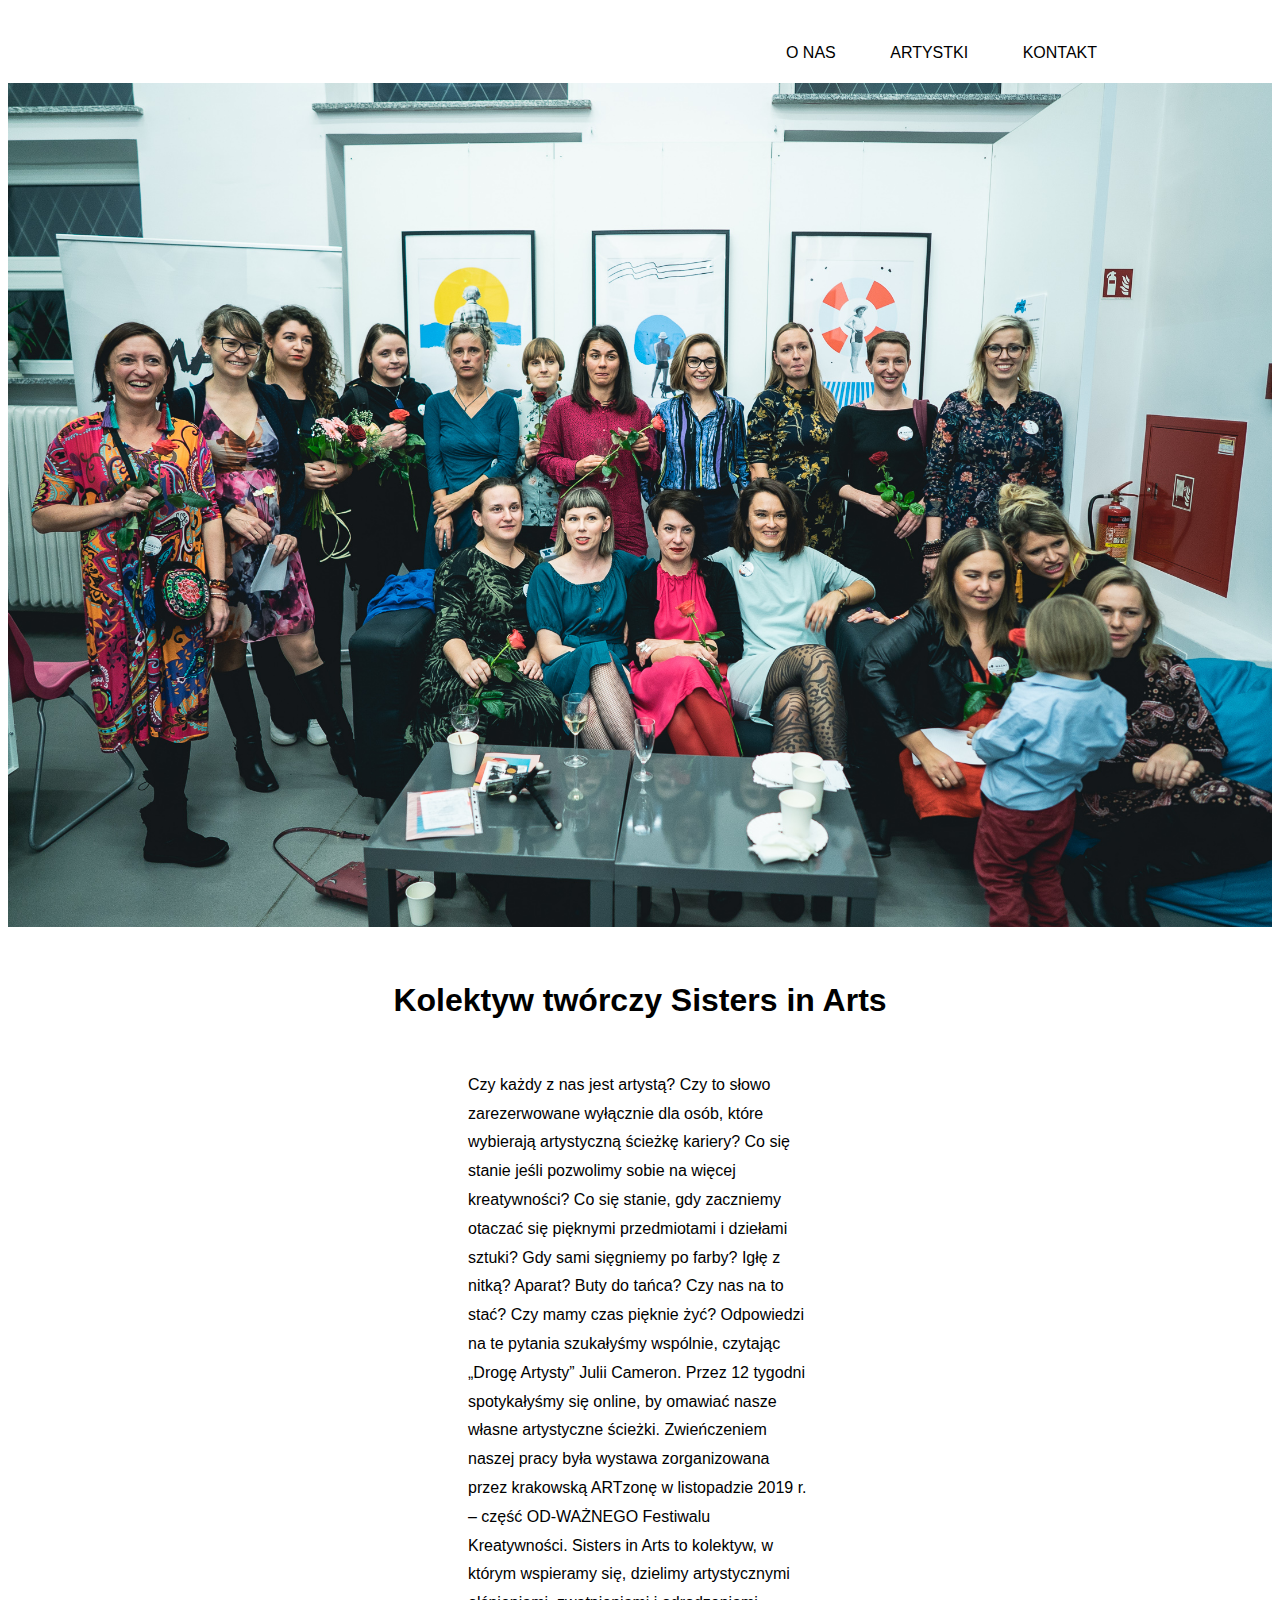
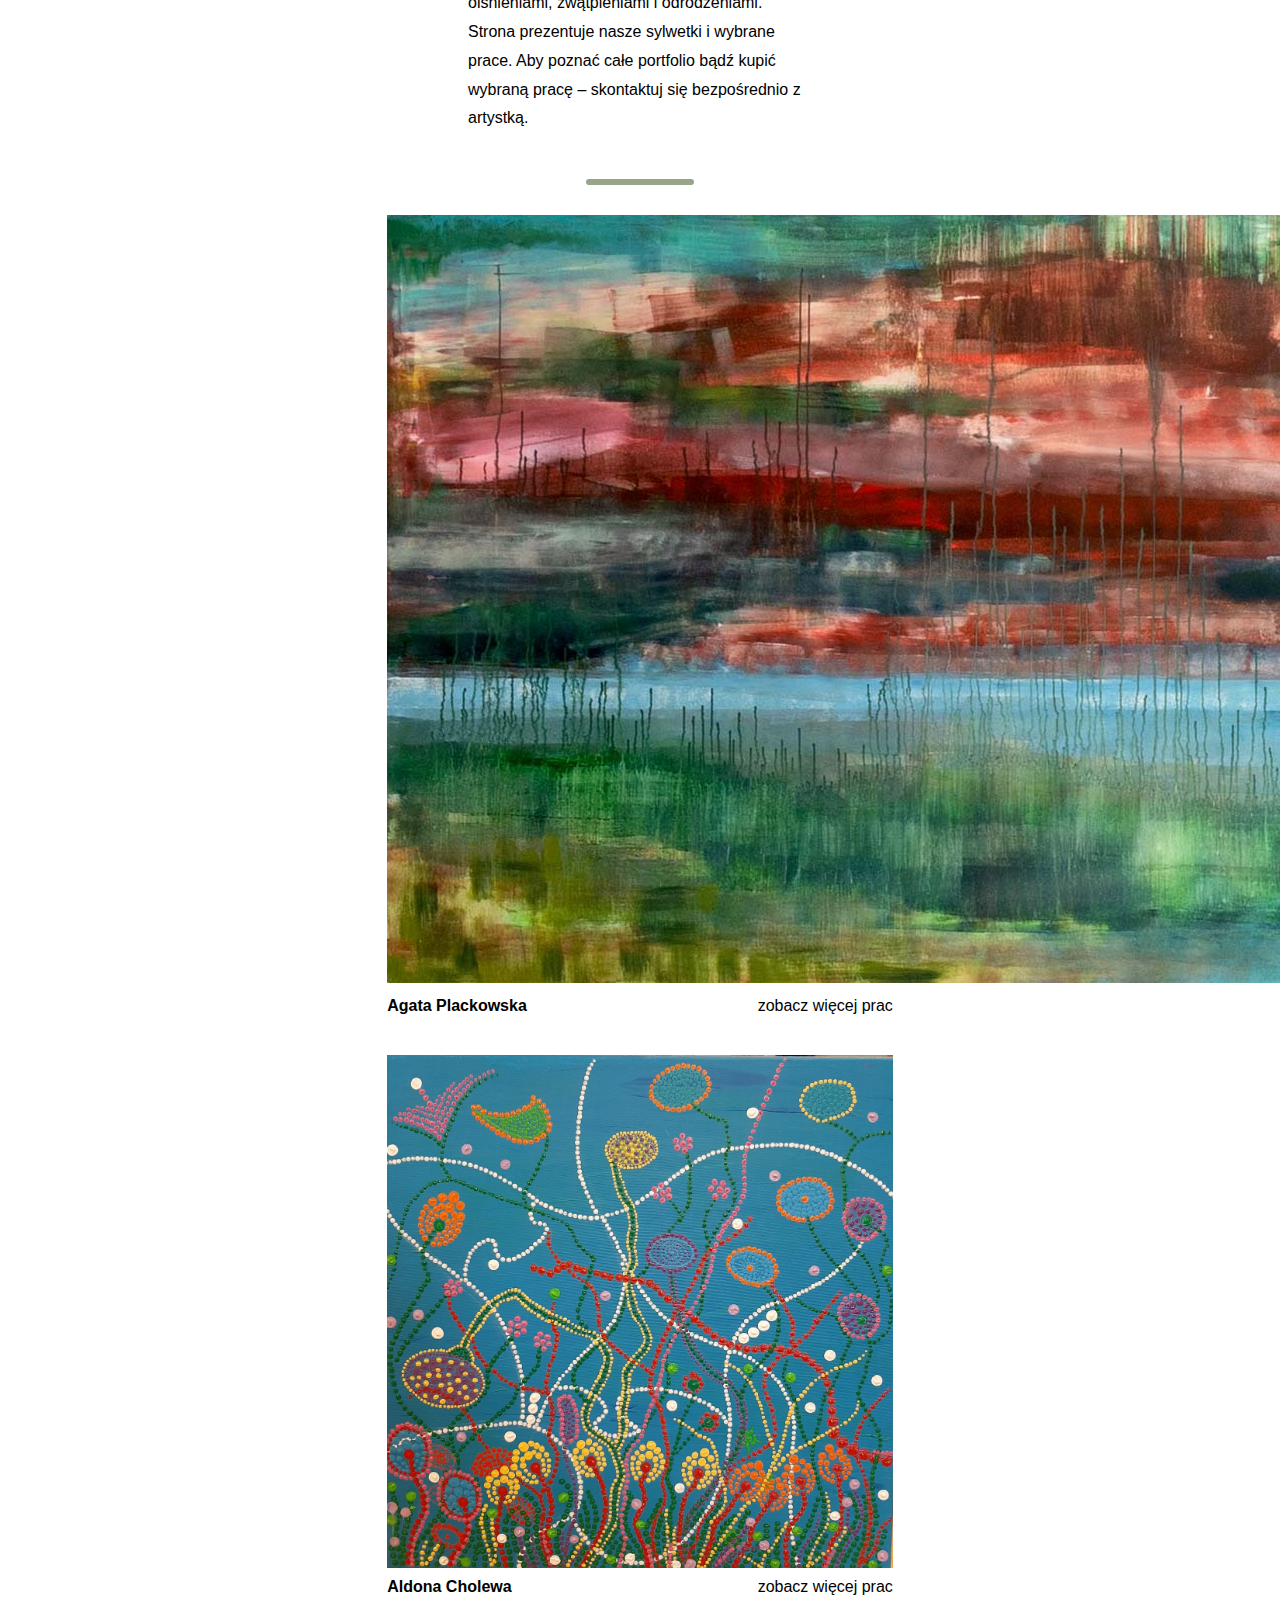
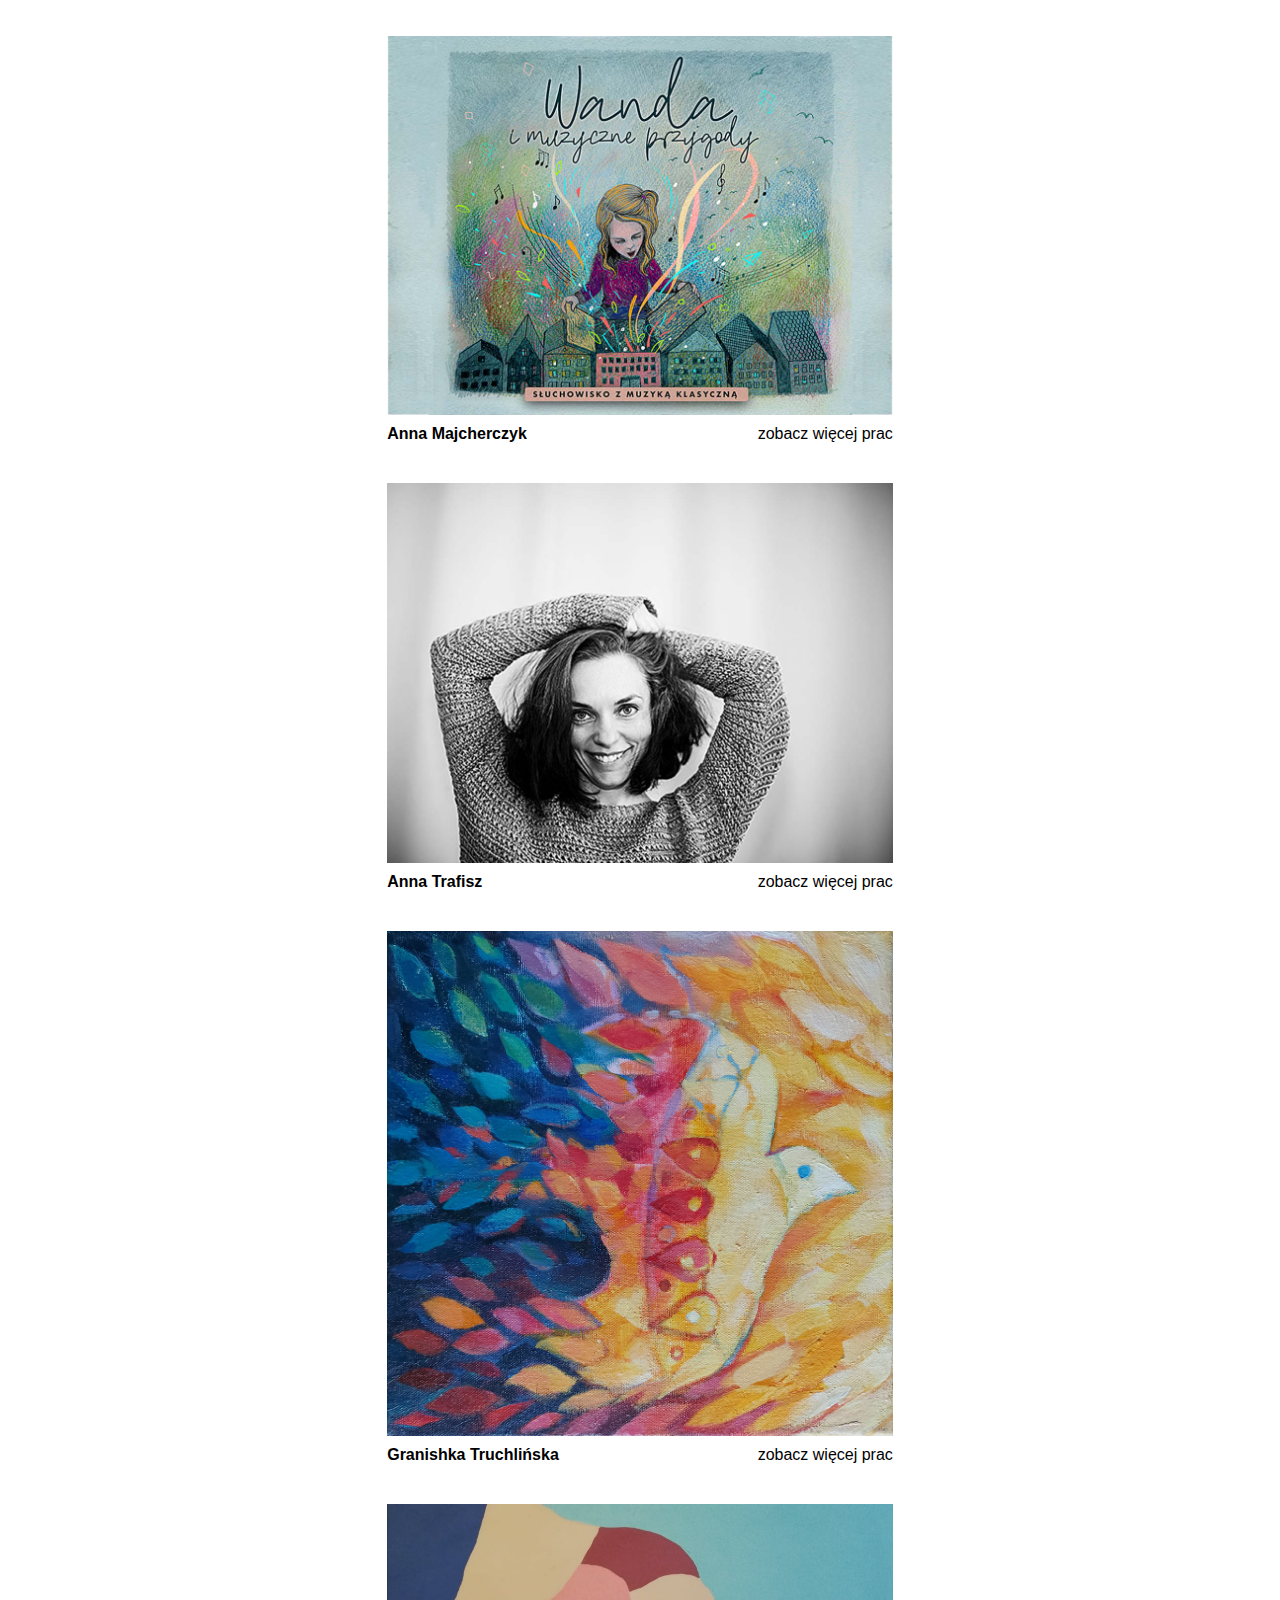
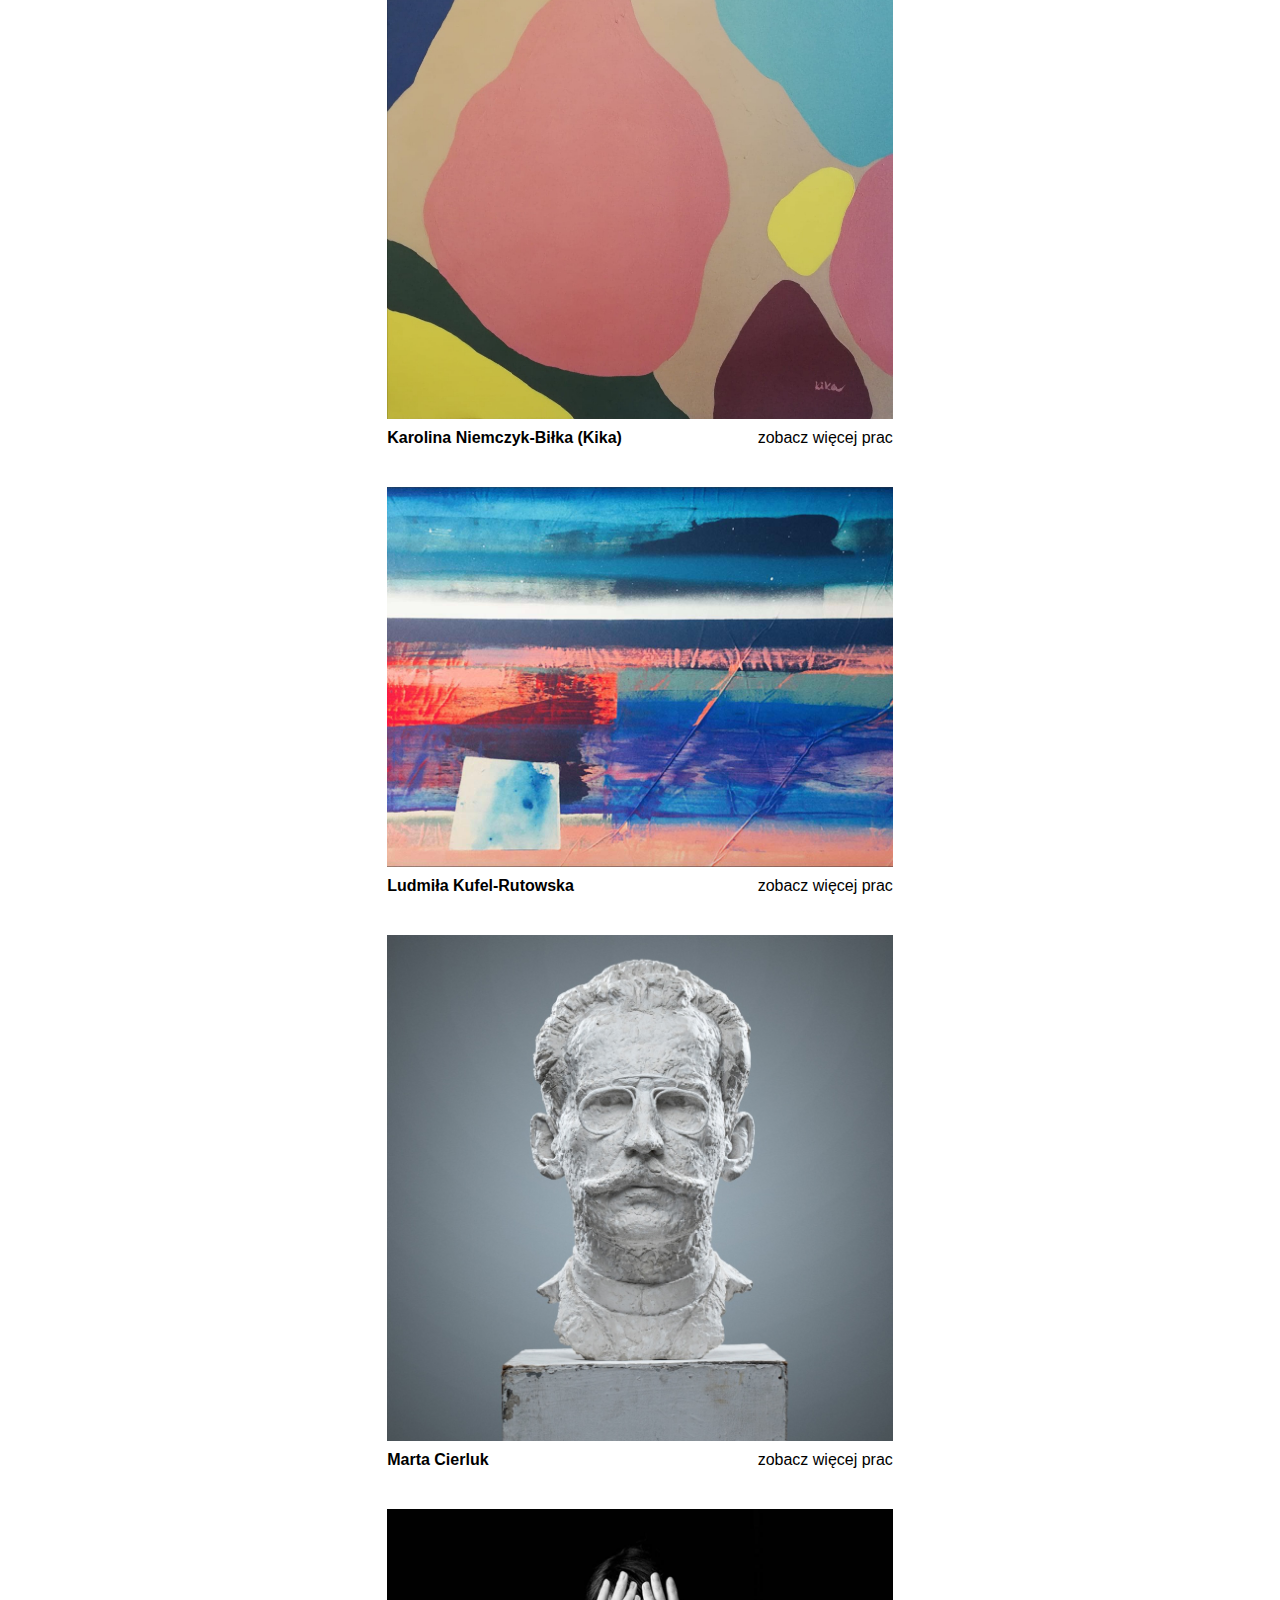
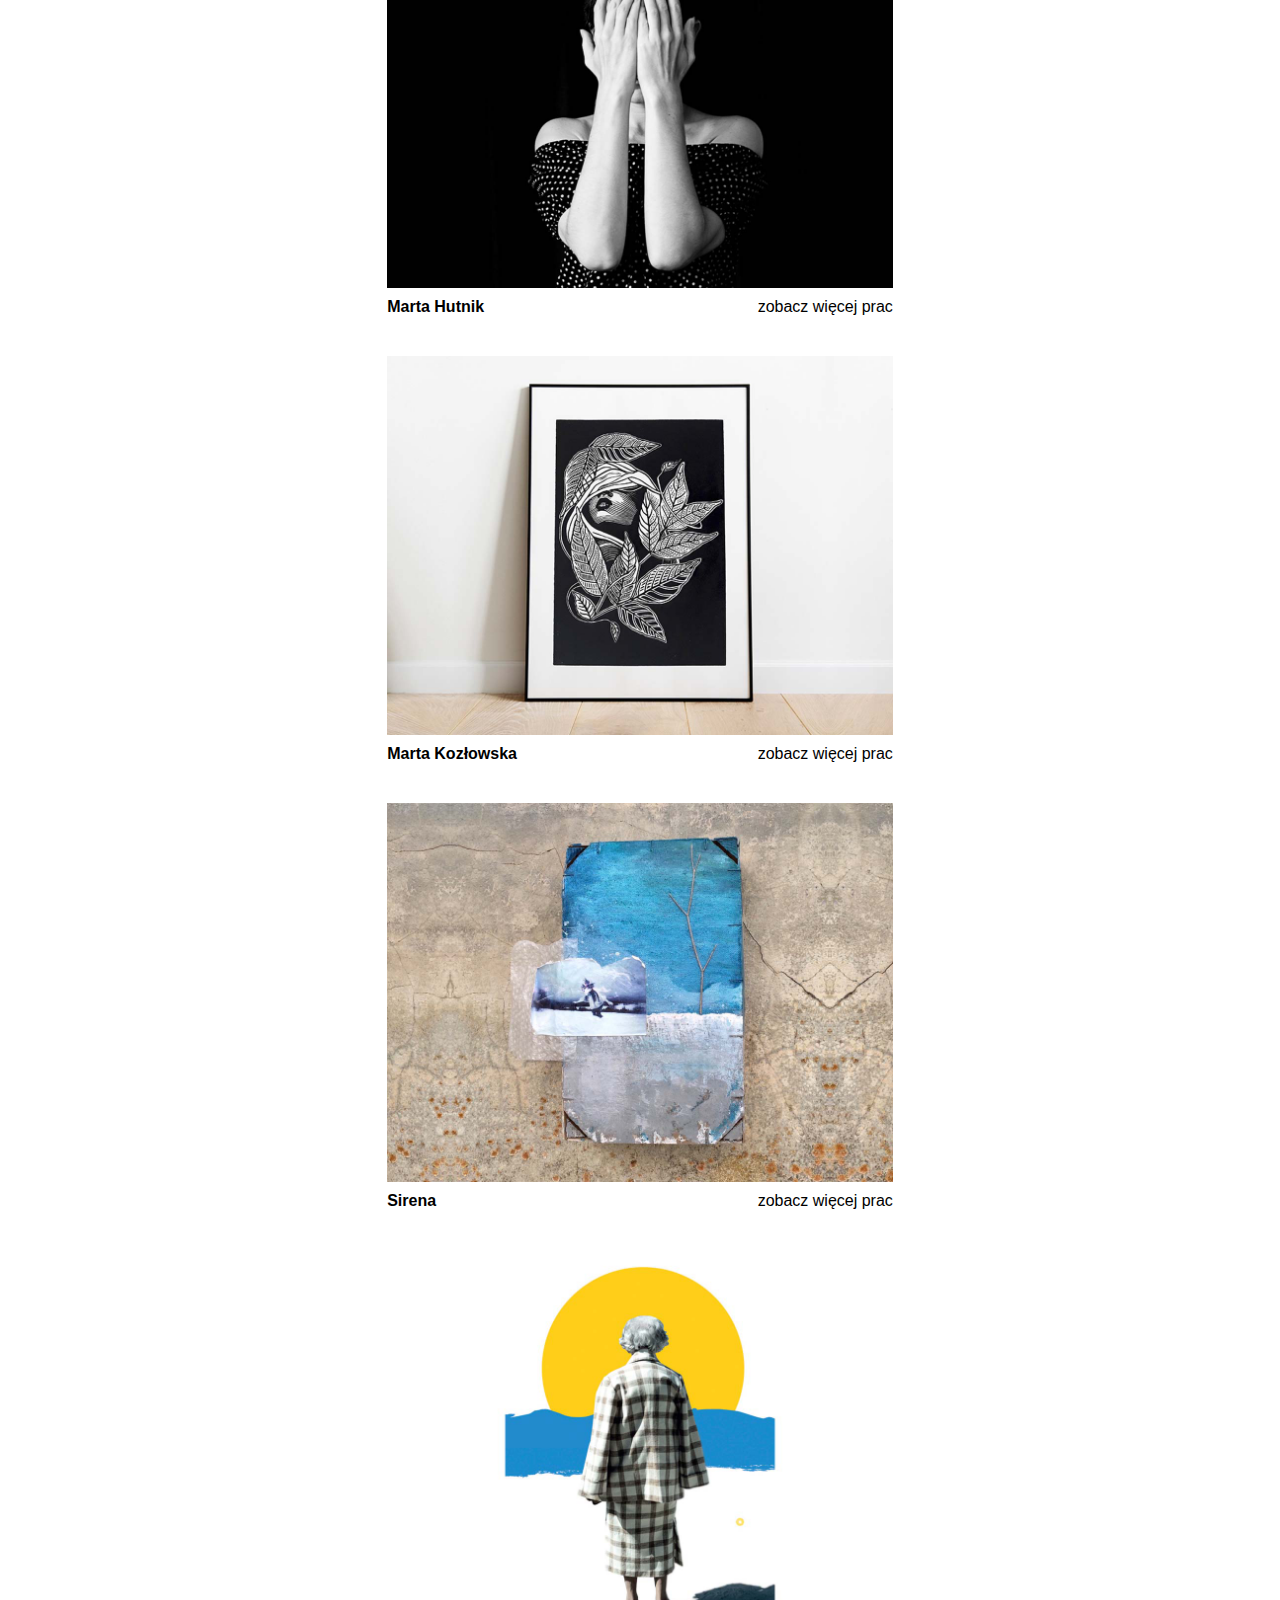
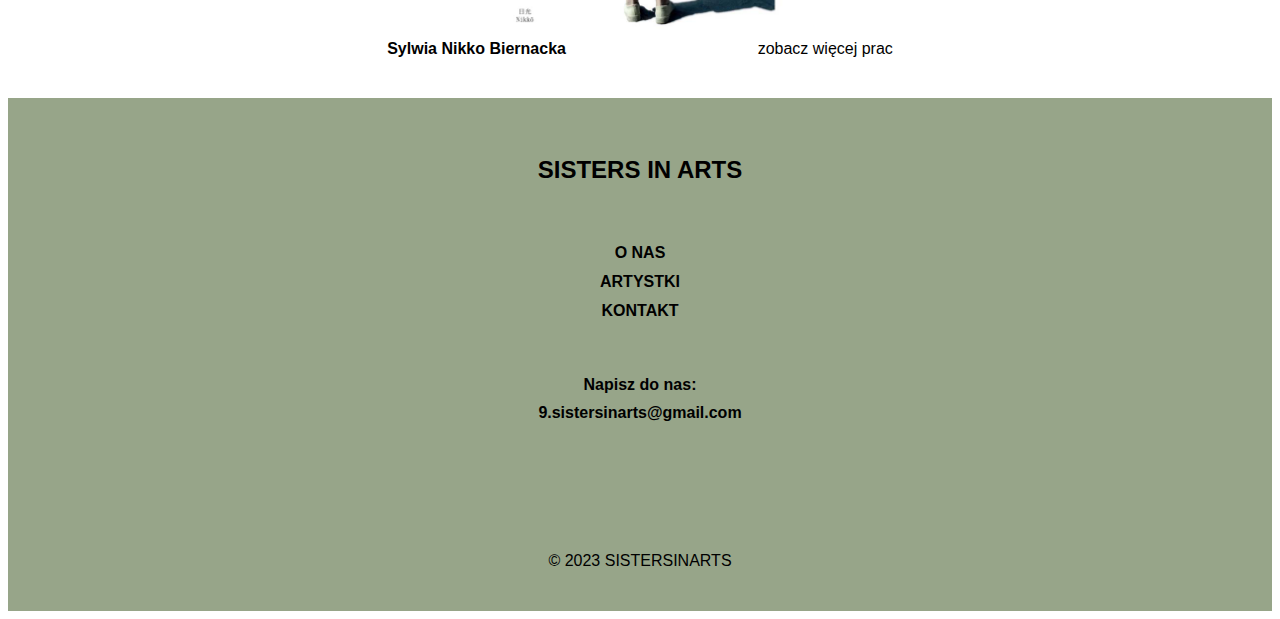
<file: index.html>
<!DOCTYPE html>
<html>
<head>
    <meta charset="utf-8">
    <meta name="description" content="#">
    <title>Sisters in Arts - kolektyw twórczy</title>
    <link rel="stylesheet" href="style.css">
    <link href='https://fonts.googleapis.com/css?family=Raleway' rel='stylesheet'>
</head>
<body>

    <nav class="navbar">
        <ul>
            <!-- <li><a href="index.html">HOME</a></li> -->
            <li><a href="#">O NAS</a></li>
            <li>
                <a href="#">ARTYSTKI</a>
                <ul class="dropdown">
                    <li><a class="droplink" href="agata-plackowska.html">Agata Plackowska</a></li>
                    <li><a class="droplink" href="aldona-cholewa.html">Aldona Cholewa</a></li>
                    <li><a class="droplink" href="anna-majcherczyk.html">Anna Majcherczyk</a></li>
                    <li><a class="droplink" href="anna-trafisz.html">Anna Trafisz</a></li>
                    <li><a class="droplink" href="granishka-truchlinska.html">Granishka Truchlińska</a></li>
                    <li><a class="droplink" href="karolina-niemczyk-bilka.html">K. Niemczyk-Biłka</a></li>
                    <li><a class="droplink" href="ludmila-kufel-rutowska.html">L. Kufel-Rutowska</a></li>
                    <li><a class="droplink" href="marta-cierluk.html">Marta Cierluk</a></li>
                    <li><a class="droplink" href="marta-hutnik.html">Marta Hutnik</a></li>
                    <li><a class="droplink" href="marta-kozlowska.html">Marta Kozłowska</a></li>
                    <li><a class="droplink" href="sirena.html">Sirena</a></li>
                    <li><a class="droplink" href="sylwia-nikko-biernacka.html">Sylwia Nikko Biernacka</a></li>
                </ul>
            </li>
            <li><a href="#footer">KONTAKT</a></li>
        </ul>




        <!-- <img class="logo" src="/images/sisters-in-arts-logo.png" alt="logo sisters in arts" href="index.html">
        
            <a href="">O NAS</a> -->
            <!-- dropdown menu -->
            <!-- <div class="dropdown">
            <button class="">ARTYSTKI</button>
                <div class="dropdown-content">
                <a href="agata-plackowska.html">Agata Plackowska</a>
                <a href="aldona-cholewa.html">Aldona Cholewa</a>
                <a href="anna-majcherczyk.html">Anna Majcherczyk</a>
                <a href="anna-trafisz.html">Anna Trafisz</a>
                <a href="granishka-truchlinska.html">Granishka Truchlińska</a>
                <a href="karolina-niemczyk-bilka.html">K. Niemczyk-Biłka</a>
                <a href="ludmila-kufel-rutowska.html">L. Kufel-Rutowska</a>
                <a href="marta-cierluk.html">Marta Cierluk</a>
                <a href="marta-hutnik.html">Marta Hutnik</a>
                <a href="marta-kozlowska.html">Marta Kozłowska</a>
                <a href="sirena.html">Sirena</a>
                <a href="sylwia-nikko-biernacka.html">Sylwia Nikko Biernacka</a>
            </div>
        </div>
            <a href="#footer">KONTAKT</a> -->
        

    </nav>
    <header>
        <img class="header-photo" src="images/DSC06957.jpg"> 
    </header>
    <p>
        <h1>Kolektyw twórczy Sisters in Arts</h1>
        <p id="opis">Czy każdy z nas jest artystą? Czy to słowo zarezerwowane wyłącznie dla osób, które wybierają artystyczną ścieżkę kariery? Co się stanie jeśli pozwolimy sobie na więcej kreatywności? Co się stanie, gdy zaczniemy otaczać się pięknymi przedmiotami i dziełami sztuki? Gdy sami sięgniemy po farby? Igłę z nitką? Aparat? Buty do tańca? Czy nas na to stać? Czy mamy czas pięknie żyć? Odpowiedzi na te pytania szukałyśmy wspólnie, czytając „Drogę Artysty” Julii Cameron. Przez 12 tygodni spotykałyśmy się online, by omawiać nasze własne artystyczne ścieżki. Zwieńczeniem naszej pracy była wystawa zorganizowana przez krakowską ARTzonę w listopadzie 2019 r. – część OD-WAŻNEGO Festiwalu Kreatywności. Sisters in Arts to kolektyw, w którym wspieramy się, dzielimy artystycznymi olśnieniami, zwątpieniami i odrodzeniami. Strona prezentuje nasze sylwetki i wybrane prace. Aby poznać całe portfolio bądź kupić wybraną pracę – skontaktuj się bezpośrednio z artystką.
        </p>
        <hr id="start">
        </p>
    <main>

        <!-- Agata Plackowska -->
        <div class="container-pic">
        <!-- <a href="agata-plackowska.html"> -->
        <a class="cover" href="agata-plackowska.html"><img class="cover" src="images/Agata Plackowska_1024x768_cover.jpg" alt="abstract landscape"></a>
        <!-- </a> -->
        </div>

        <div class="container-text">
        <strong class="item">Agata Plackowska</strong>
        <a class="item" href="agata-plackowska.html">zobacz więcej prac</a>
        </div>    


           
        

        <!-- Aldona Cholewa -->
        <div class="container-pic">
        <!-- <a href="aldona-cholewa.html"></a> -->
        <img class="cover" src="images/sisters-in-arts-Aldona-Cholewa_morskie opowieści_cover.jpeg" alt="abstract underwater landscape"> 
        </div>
        <div class="container-text">
        <strong class="item">Aldona Cholewa</strong>
        <a class="item" href="aldona-cholewa.html">zobacz więcej prac</a>
        </div>    

        <!-- Anna Majcherczyk -->
        <div class="container-pic">
        <!-- <a href="anna-majcherczyk.html"></a> -->
        <img class="cover" src="images/Anna Majcherczyk_1024x768_cover.jpg" alt="cd album cover">
        </div> 
        <div class="container-text">
            <strong class="item">Anna Majcherczyk</strong>
            <a class="item" href="anna-majcherczyk.html">zobacz więcej prac</a>
        </div> 



        <!-- Anna Trafisz -->
        <div class="container-pic">
        <!-- <a href="anna-trafisz.html"></a> -->
        <img class="cover" src="images/sisters-in-arts-Anna-Trafisz_WAK_4238_1024x768_cover.jpg" alt="smiling woman">
        </div>
        <div class="container-text">
            <strong class="item">Anna Trafisz</strong>
            <a class="item" href="anna-trafisz.html">zobacz więcej prac</a>
        </div> 

        <!-- Granishka Truchlińska -->
        <div class="container-pic">
        <!-- <a href="granishka-truchlinska.html"></a> -->
        <img class="cover" src="images/sisters-in-arts-Granishka_seria_Seeds_of_Light_06_cover.jpg" alt="abstract bird painting">
        </div>
        <div class="container-text">
            <strong class="item">Granishka Truchlińska</strong>
            <a class="item" href="granishka-truchlinska.html">zobacz więcej prac</a>
        </div> 
        

        <!-- Karolina Niemczyk-Biłka -->
        <div class="container-pic">
        <!-- <a href="karolina-niemczyk-bilka.html"></a> -->
        <img class="cover" src="images/sisters-in-arts-Karolina-Niemczyk-Bilka-cover.jpg" alt="abstract painting">
        </div>
        <div class="container-text">
            <strong class="item">Karolina Niemczyk-Biłka (Kika)</strong>
            <a class="item" href="karolina-niemczyk-bilka.html">zobacz więcej prac</a>
        </div> 
        
        

        <!-- Ludmiła Kufel-Rutowska -->
        <div class="container-pic">
        <!-- <a href="ludmila-kufel-rutowska.html"></a> -->
        <img class="cover" src="images/sisters-in-arts-Ludmiła-Kufel-Rutowska_IMG_5683_1024x768_cover.JPG.jpg" alt="abstract sea landscape">
        </div>
        <div class="container-text">
            <strong class="item">Ludmiła Kufel-Rutowska</strong>
            <a class="item" href="ludmila-kufel-rutowska.html">zobacz więcej prac</a>
        </div>
        
        
        
        

        <!-- Marta Cierluk -->
        <div class="container-pic">
        <!-- <a href="marta-cierluk.html"></a> -->
        <img class="cover" src="images/sisters-in-arts-Marta-Cierluk_Arno Holz_cover.jpg" alt="Arno Holz sculpture">
        </div>
        <div class="container-text">
            <strong class="item">Marta Cierluk</strong>
            <a class="item" href="marta-cierluk.html">zobacz więcej prac</a>
        </div>
        
        

        <!-- Marta Hutnik -->
        <div class="container-pic">
        <!-- <a href="marta-hutnik.html"></a> -->
        <img class="cover" src="images/Marta HUtnik_1024x768_cover.jpg" alt="woman portrait photo">
        </div>
        <div class="container-text">
            <strong class="item">Marta Hutnik</strong>
            <a class="item" href="marta-hutnik.html">zobacz więcej prac</a>
        </div>
        
        
        

        <!-- Marta Kozłowska -->
        <div class="container-pic">
        <!-- <a href="marta-kozlowska.html"></a> -->
        <img class="cover" src="images/sisters-in-arts-Marta-Kozłowska_57749_1024x768_cover.jpg" alt="illustration with woman and leaves">
        </div>
        <div class="container-text">
            <strong class="item">Marta Kozłowska</strong>
            <a class="item" href="marta-kozlowska.html">zobacz więcej prac</a>
        </div>
        
        
        
        <!-- Sirena -->
        <div class="container-pic">
        <!-- <a href="sirena.html"></a> -->
        <img class="cover" src="images/Sirena_1024x768_cover.jpg" alt="abstract beach landscape">
        </div>
        <div class="container-text">
            <strong class="item">Sirena</strong>
            <a class="item" href="sirena.html">zobacz więcej prac</a>
        </div>
        
        
    
        <!-- Sylwia Nikko Biernacka -->
        <div class="container-pic">
        <!-- <a href="sylwia-nikko-biernacka.html"></a> -->
        <img class="cover" src="images/sisters-in-arts-Sylwia-Nikko-Biernacka_Ingeborga plakat_1024x768_cover.jpg" alt="old womand and the sea collage">
        </div>
        <div class="container-text">
            <strong class="item">Sylwia Nikko Biernacka</strong>
            <a class="item" href="sylwia-nikko-biernacka.html">zobacz więcej prac</a>
        </div>
        
        
        
        


    </main>
</body>
<footer id="footer">
    <a href=""><h2>SISTERS IN ARTS</h2></a>
    <br><strong>
    <a href="">O NAS</a><br>
    <a href="">ARTYSTKI</a><br>
    <a href="">KONTAKT</a><br>
    <br>
    <p>Napisz do nas: <br>
        <a href="mailto:9.sistersinarts@gmail.com">9.sistersinarts@gmail.com</a></strong></p>
    <br>
    <img><br>
    <img>
    <p>© 2023 SISTERSINARTS</p>
</footer>
</html>
</file>
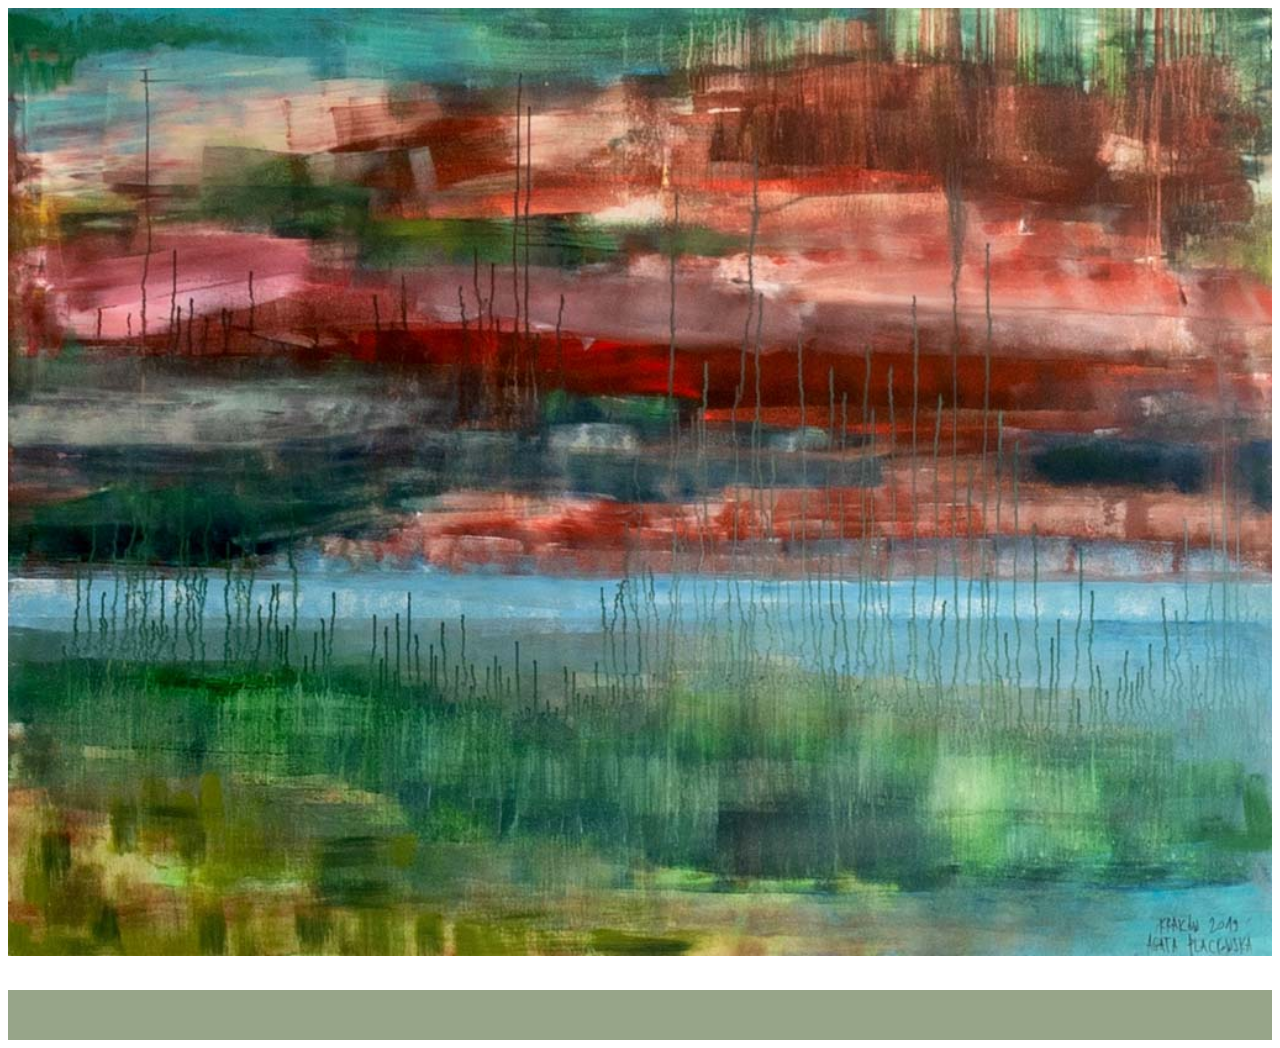
<file: aldona-cholewa.html>
<!DOCTYPE html>
<html>
<head>
    <title>Sisters in Arts - Aldona Cholewa</title>
    <link rel="stylesheet" href="style.css">
</head>
<body>
    <header>
        <img class="header-photo" src="/images/Agata Plackowska_1024x768_cover.jpg"> 
    </header>
</body>
<footer>

</footer>
</html>
</file>
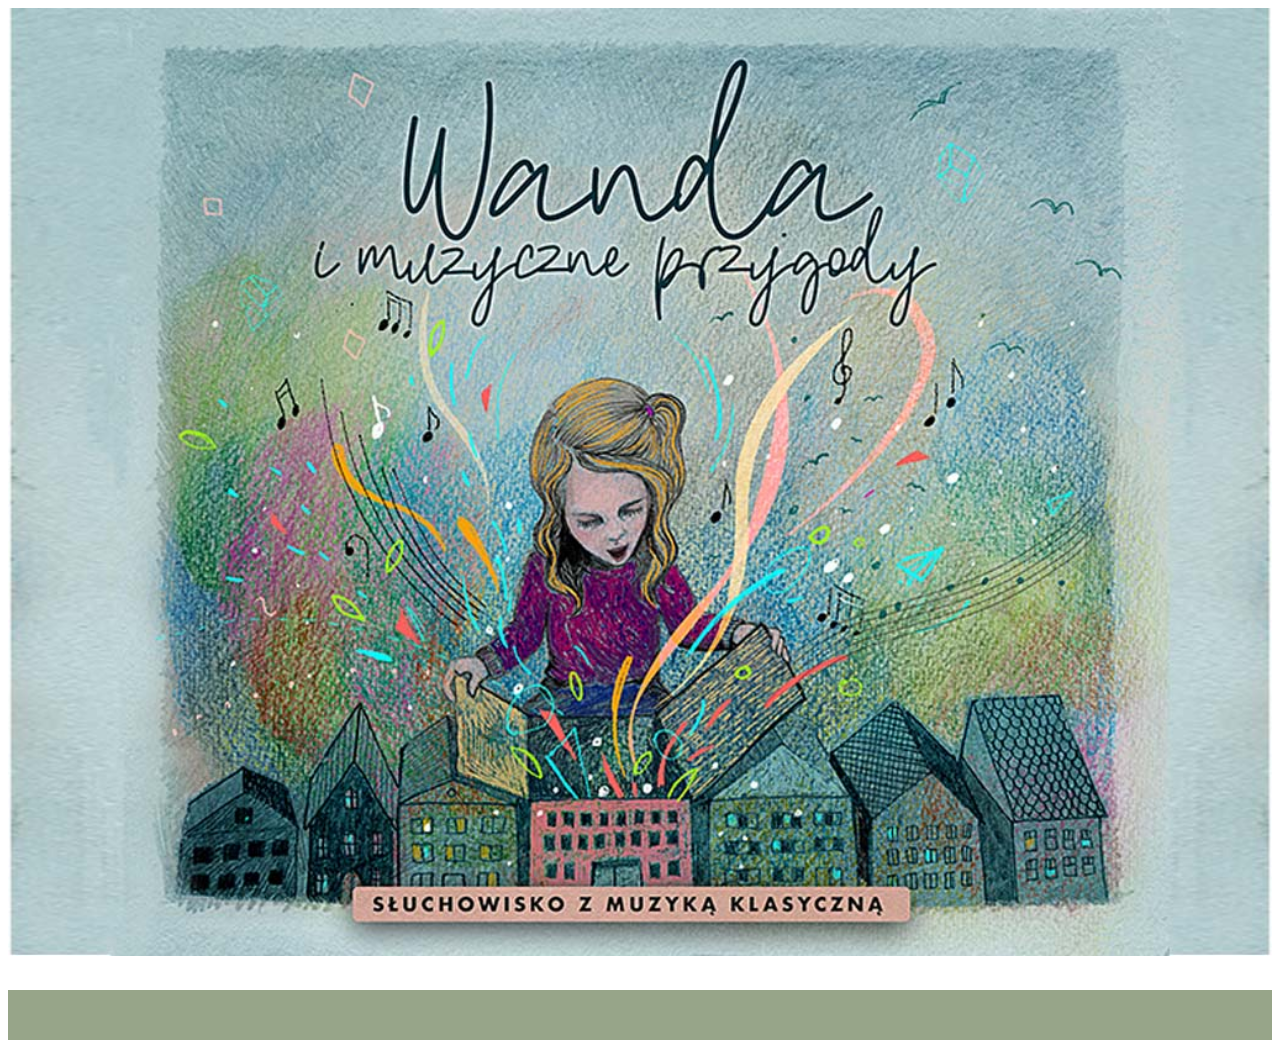
<file: anna-majcherczyk.html>
<!DOCTYPE html>
<html>
<head>
    <title>Sisters in Arts - Anna Majcherczyk</title>
    <link rel="stylesheet" href="style.css">
</head>
<body>
    <header>
        <img class="header-photo" src="/images/Anna Majcherczyk_1024x768_cover.jpg"> 
    </header>
</body>
<footer>

</footer>
</html>
</file>
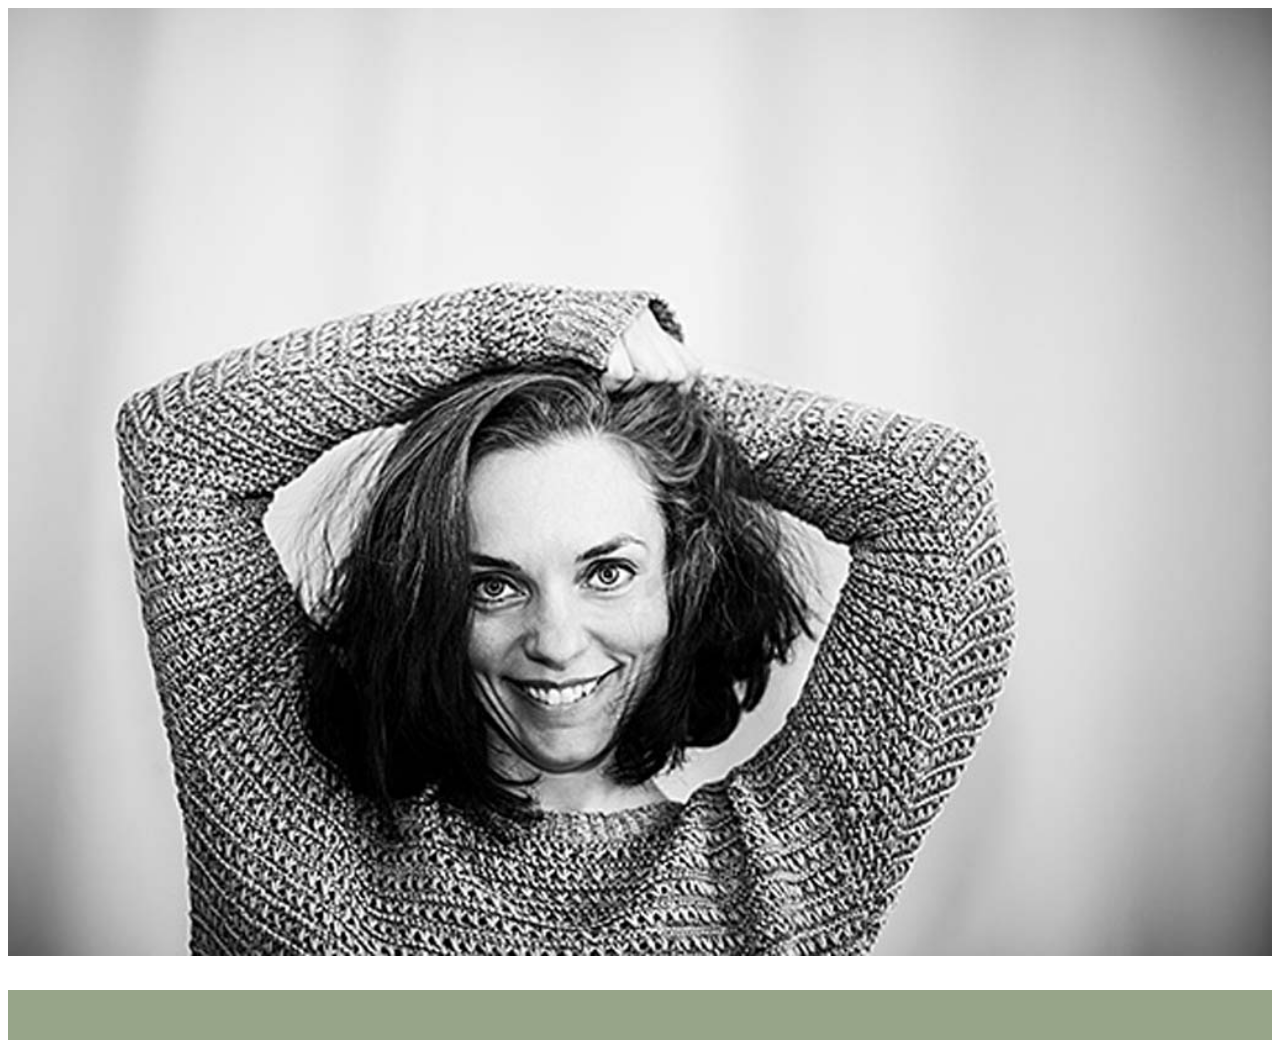
<file: anna-trafisz.html>
<!DOCTYPE html>
<html>
<head>
    <title>Sisters in Arts - Anna Trafisz</title>
    <link rel="stylesheet" href="style.css">
</head>
<body>
    <header>
        <img class="header-photo" src="/images/sisters-in-arts-Anna-Trafisz_WAK_4238_1024x768_cover.jpg"> 
    </header>
</body>
<footer>

</footer>
</html>
</file>
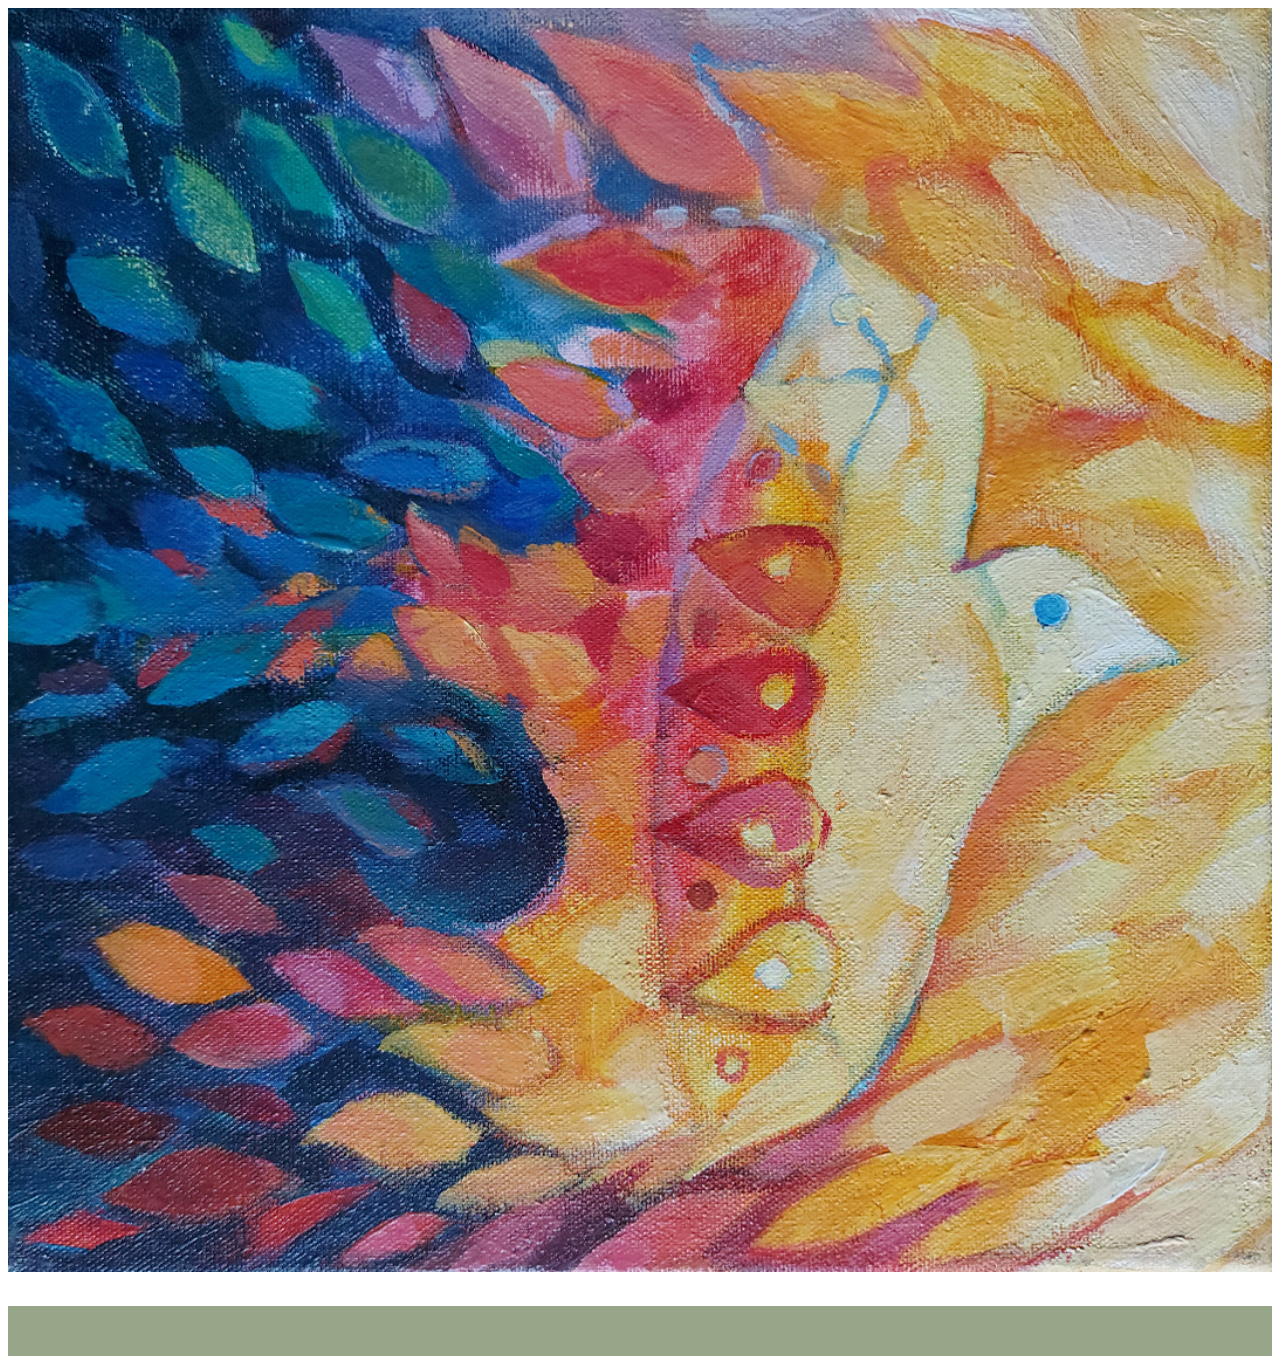
<file: granishka-truchlinska.html>
<!DOCTYPE html>
<html>
<head>
    <title>Sisters in Arts - Granishka Truchlińska</title>
    <link rel="stylesheet" href="style.css">
</head>
<body>
    <header>
        <img class="header-photo" src="/images/sisters-in-arts-Granishka_seria_Seeds_of_Light_06_cover.jpg"> 
    </header>
</body>
<footer>

</footer>
</html>
</file>
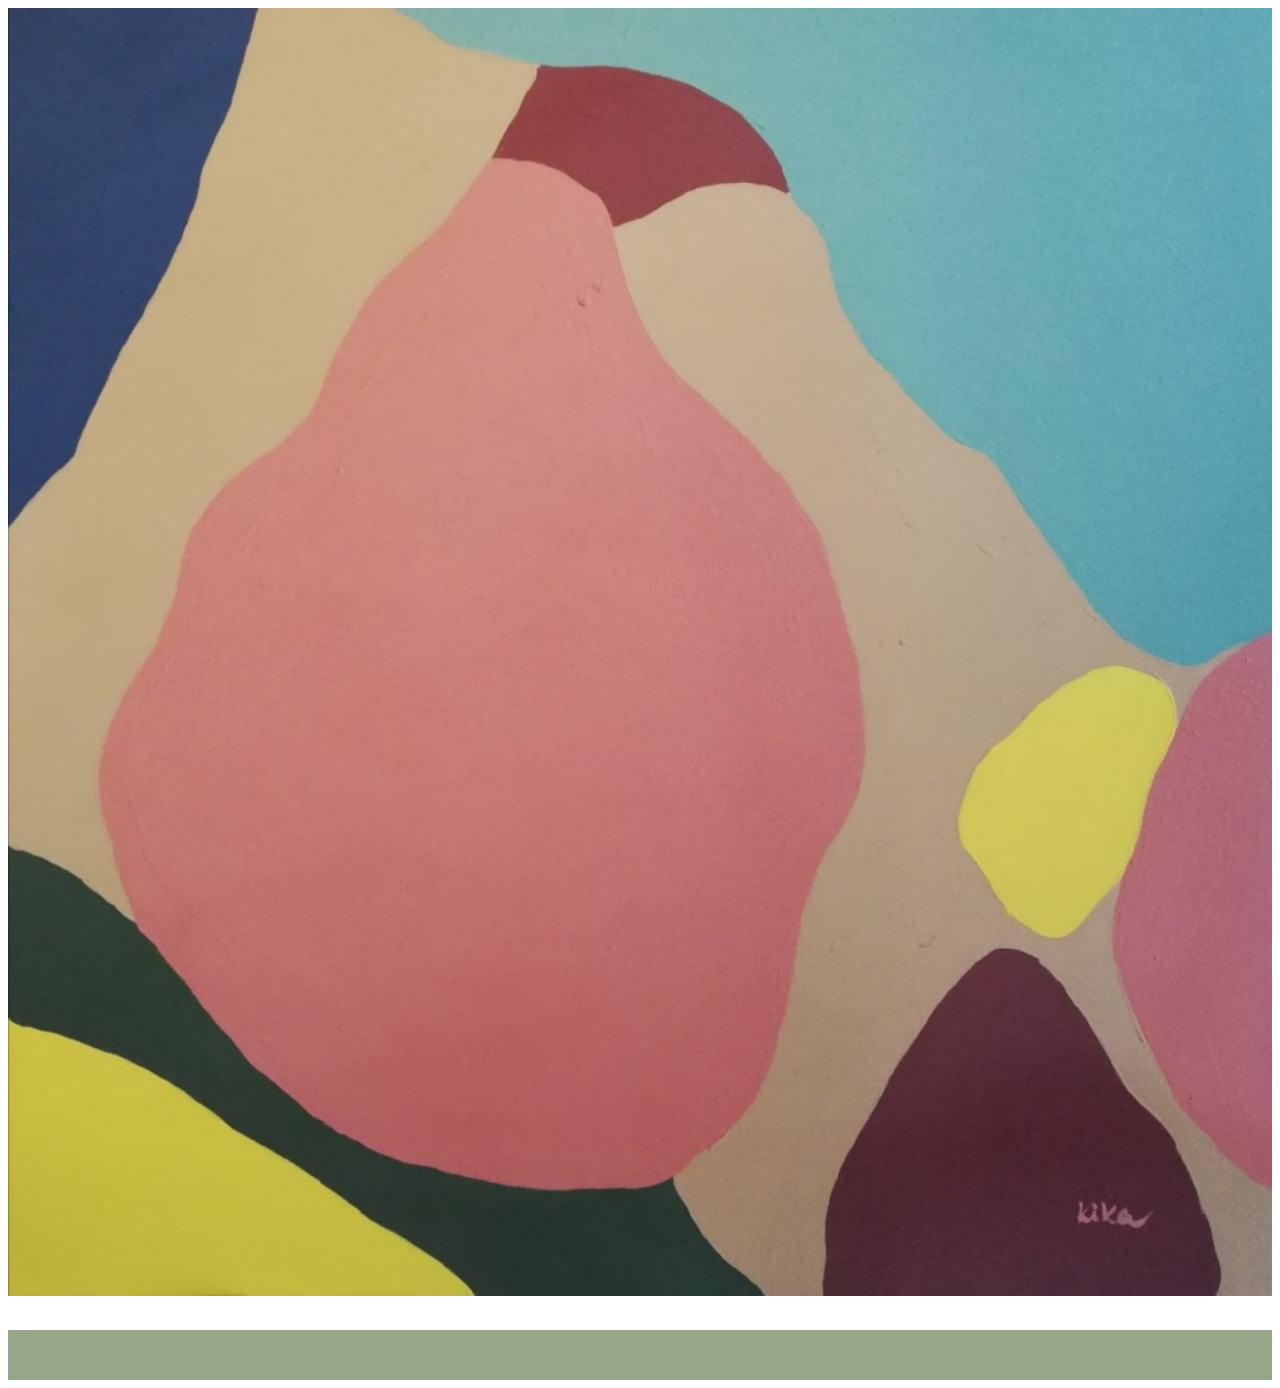
<file: karolina-niemczyk-bilka.html>
<!DOCTYPE html>
<html>
<head>
    <title>Sisters in Arts - Karolina Niemczyk-Biłka</title>
    <link rel="stylesheet" href="style.css">
</head>
<body>
    <header>
        <img class="header-photo" src="/images/sisters-in-arts-Karolina-Niemczyk-Bilka-cover.jpg"> 
    </header>
</body>
<footer>

</footer>
</html>
</file>
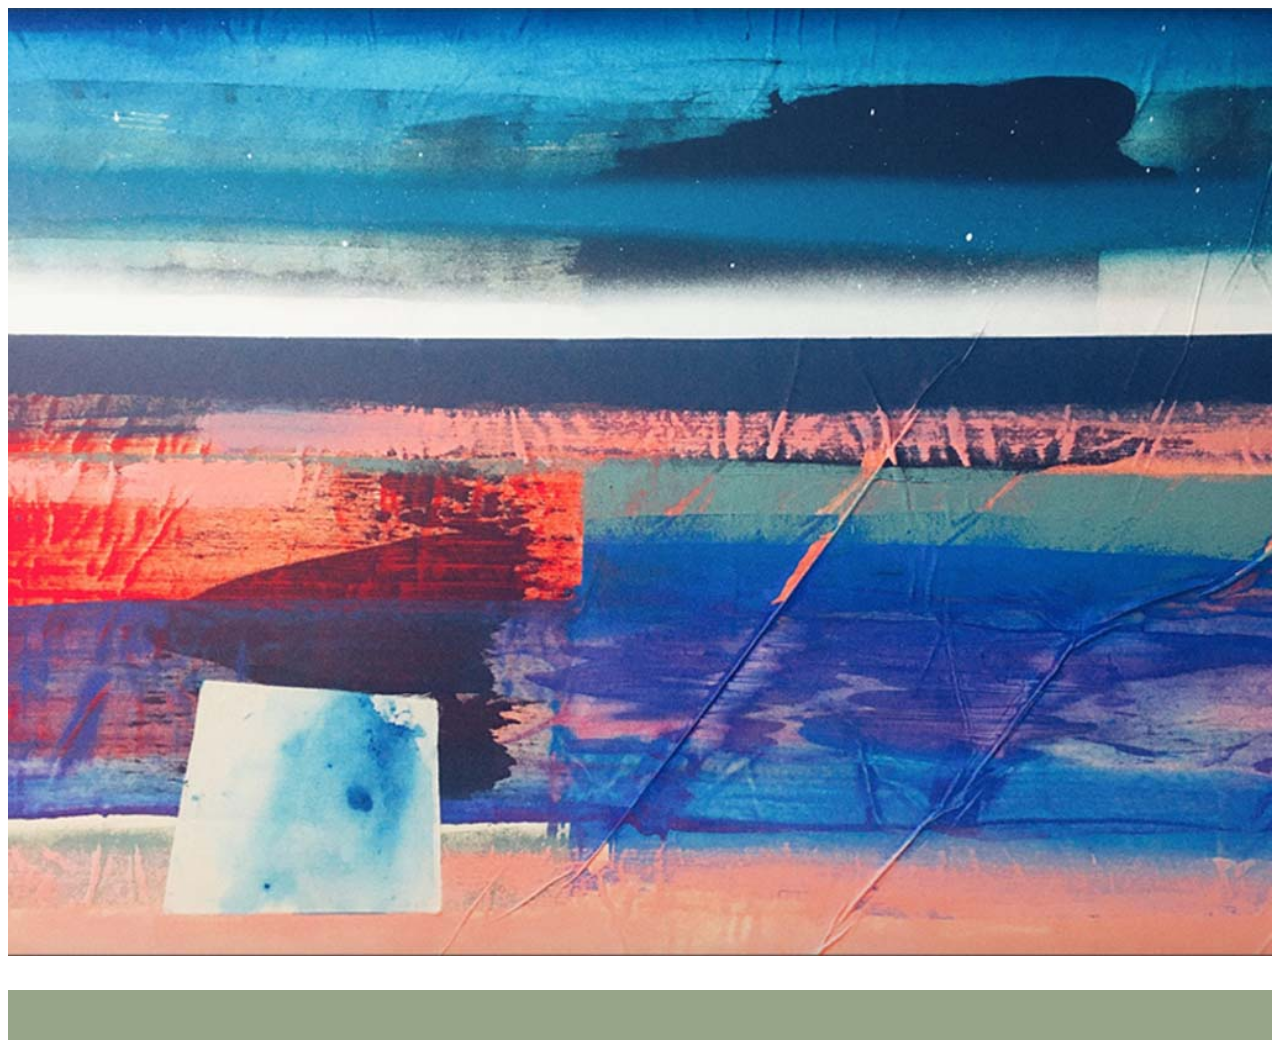
<file: ludmila-kufel-rutowska.html>
<!DOCTYPE html>
<html>
<head>
    <title>Sisters in Arts - Ludmiła Kufel-Rutowska</title>
    <link rel="stylesheet" href="style.css">
</head>
<body>
    <header>
        <img class="header-photo" src="/images/sisters-in-arts-Ludmiła-Kufel-Rutowska_IMG_5683_1024x768_cover.JPG.jpg"> 
    </header>
</body>
<footer>

</footer>
</html>
</file>
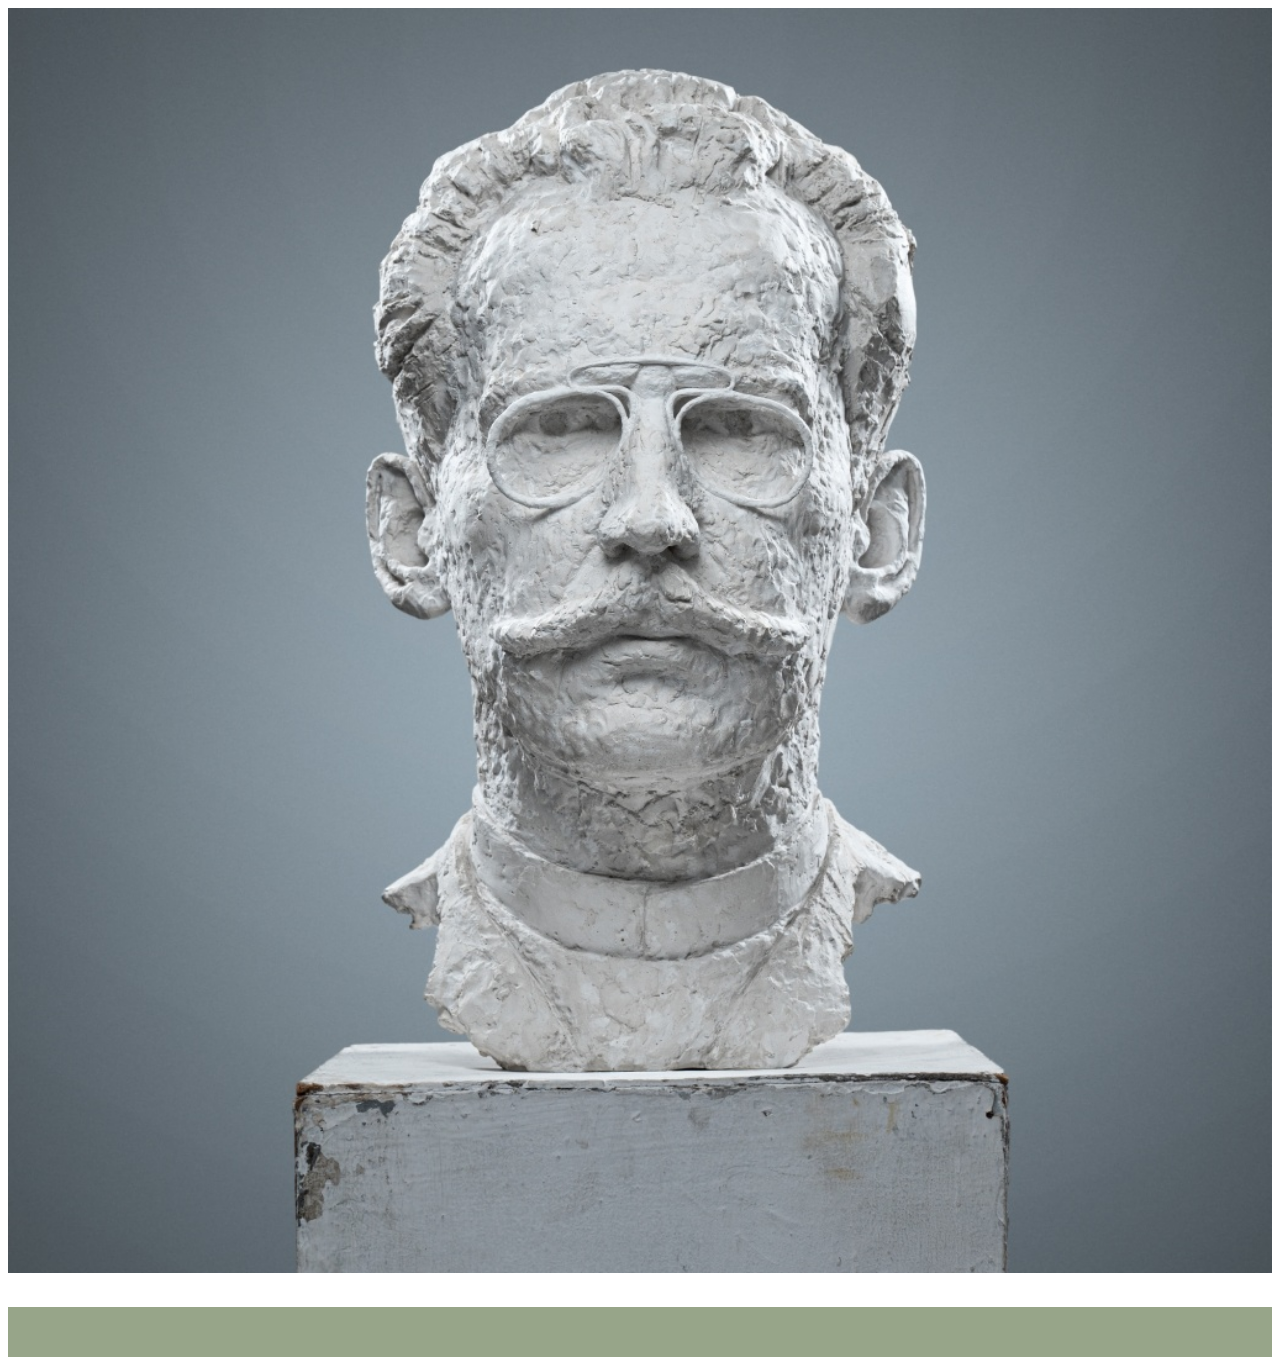
<file: marta-cierluk.html>
<!DOCTYPE html>
<html>
<head>
    <title>Sisters in Arts - Marta Cierluk</title>
    <link rel="stylesheet" href="style.css">
</head>
<body>
    <header>
        <img class="header-photo" src="/images/sisters-in-arts-Marta-Cierluk_Arno Holz_cover.jpg"> 
    </header>
</body>
<footer>

</footer>
</html>
</file>
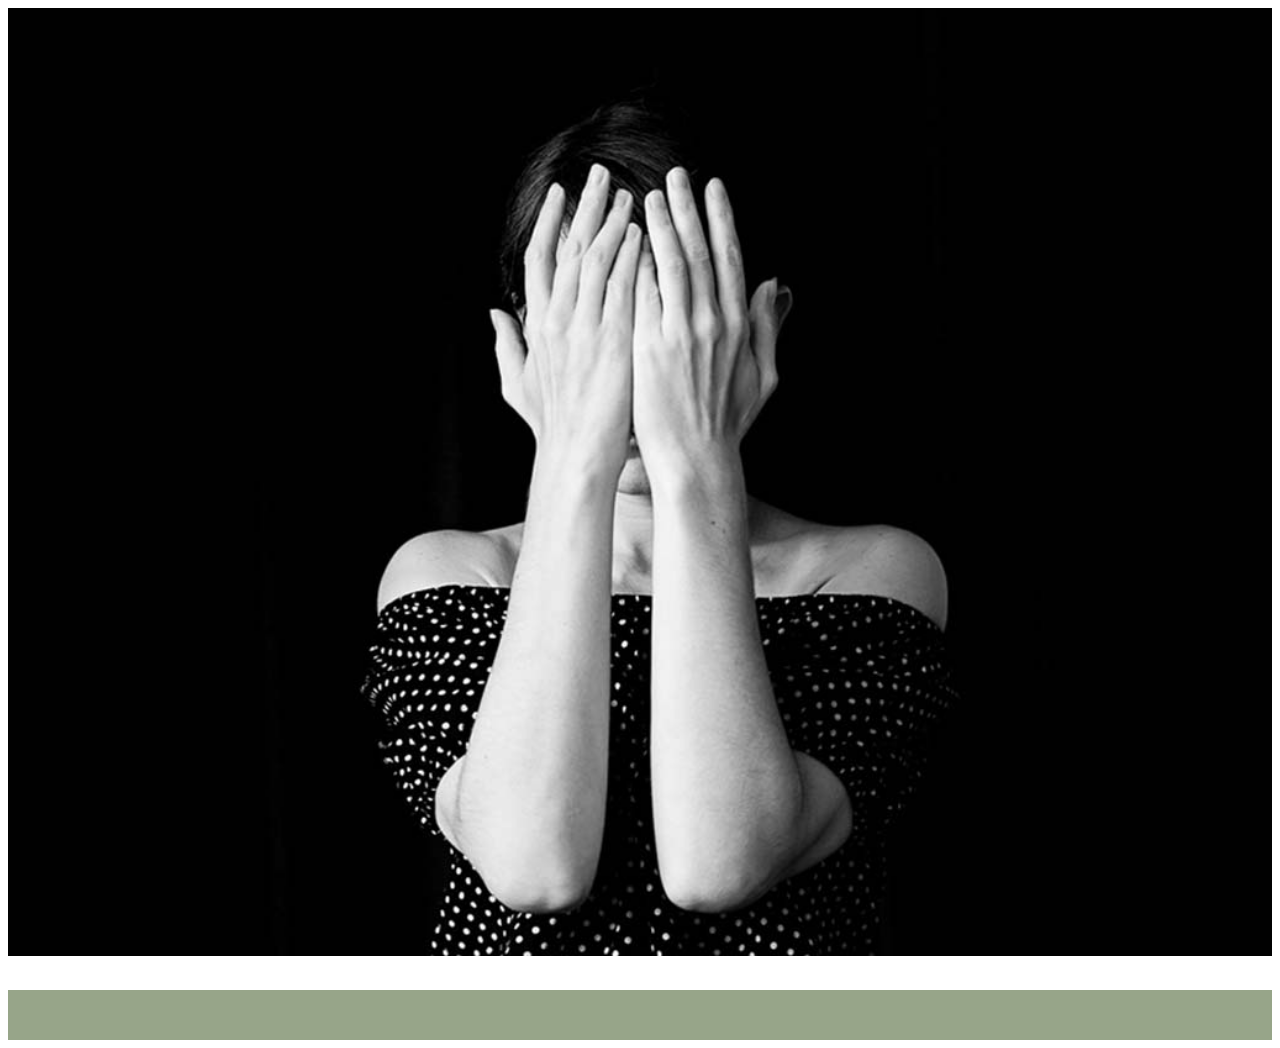
<file: marta-hutnik.html>
<!DOCTYPE html>
<html>
<head>
    <title>Sisters in Arts - Marta Hutnik</title>
    <link rel="stylesheet" href="style.css">
</head>
<body>
    <header>
        <img class="header-photo" src="/images/Marta HUtnik_1024x768_cover.jpg"> 
    </header>
</body>
<footer>

</footer>
</html>
</file>
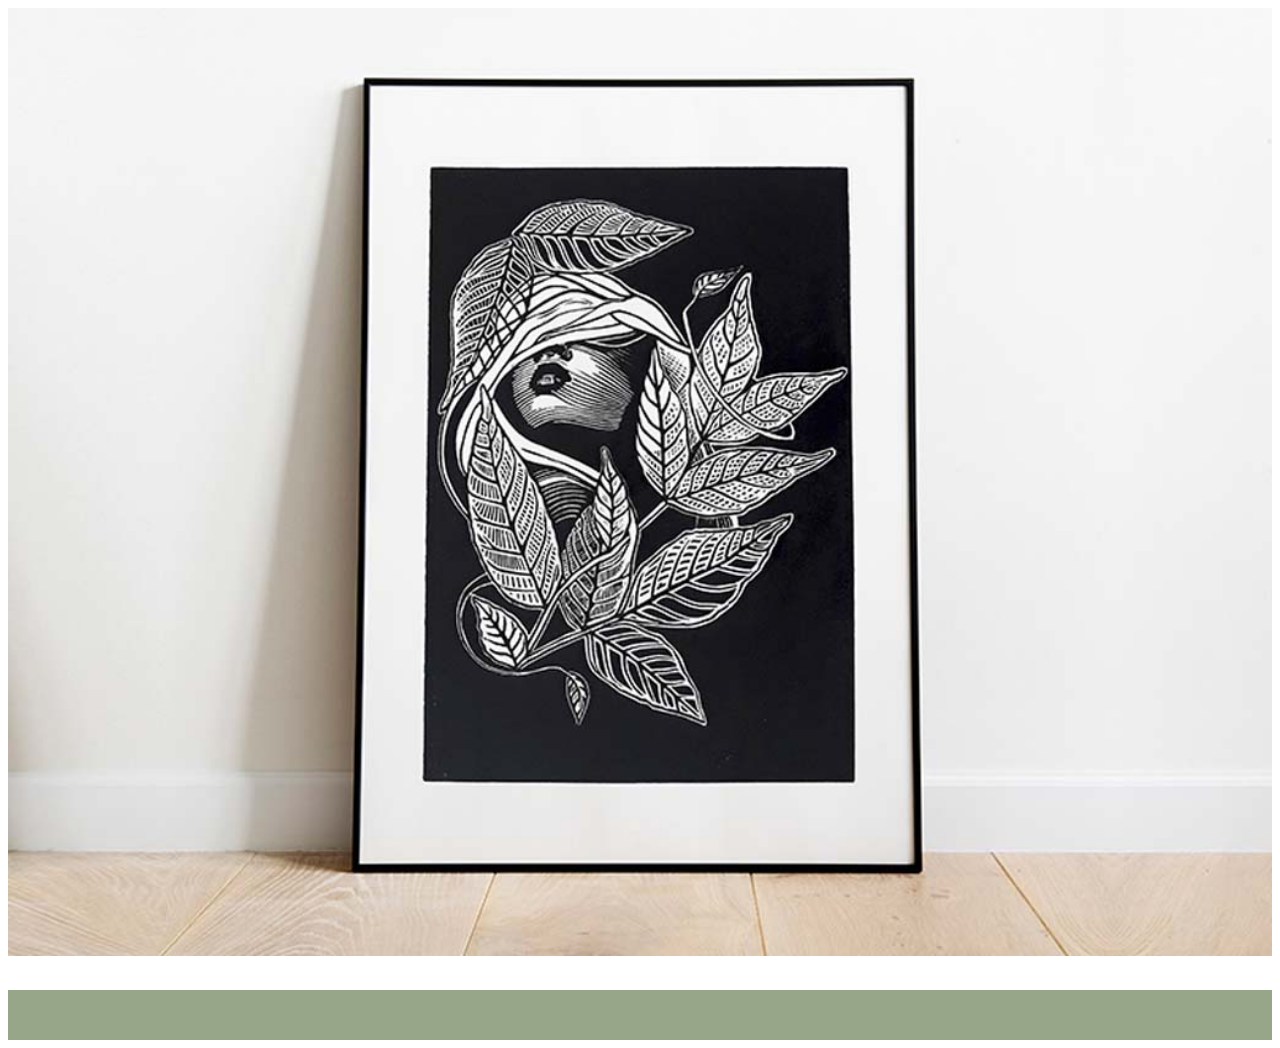
<file: marta-kozlowska.html>
<!DOCTYPE html>
<html>
<head>
    <title>Sisters in Arts - Marta Kozłowska</title>
    <link rel="stylesheet" href="style.css">
</head>
<body>
    <header>
        <img class="header-photo" src="/images/sisters-in-arts-Marta-Kozłowska_57749_1024x768_cover.jpg"> 
    </header>
</body>
<footer>

</footer>
</html>
</file>
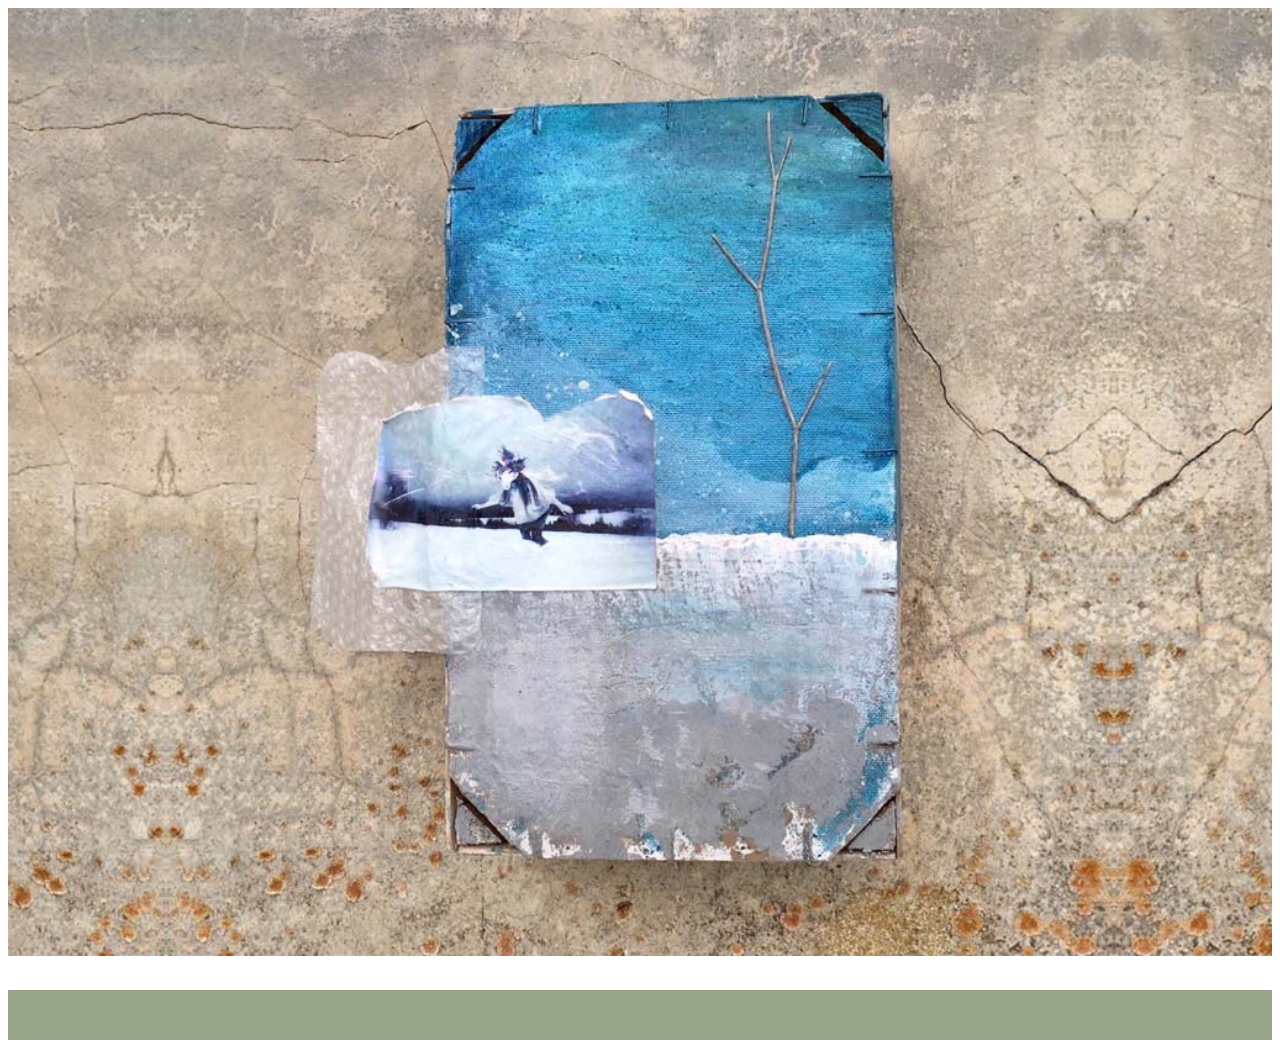
<file: sirena.html>
<!DOCTYPE html>
<html>
<head>
    <title>Sisters in Arts - Sirena</title>
    <link rel="stylesheet" href="style.css">
</head>
<body>
    <header>
        <img class="header-photo" src="/images/Sirena_1024x768_cover.jpg"> 
    </header>
</body>
<footer>

</footer>
</html>
</file>
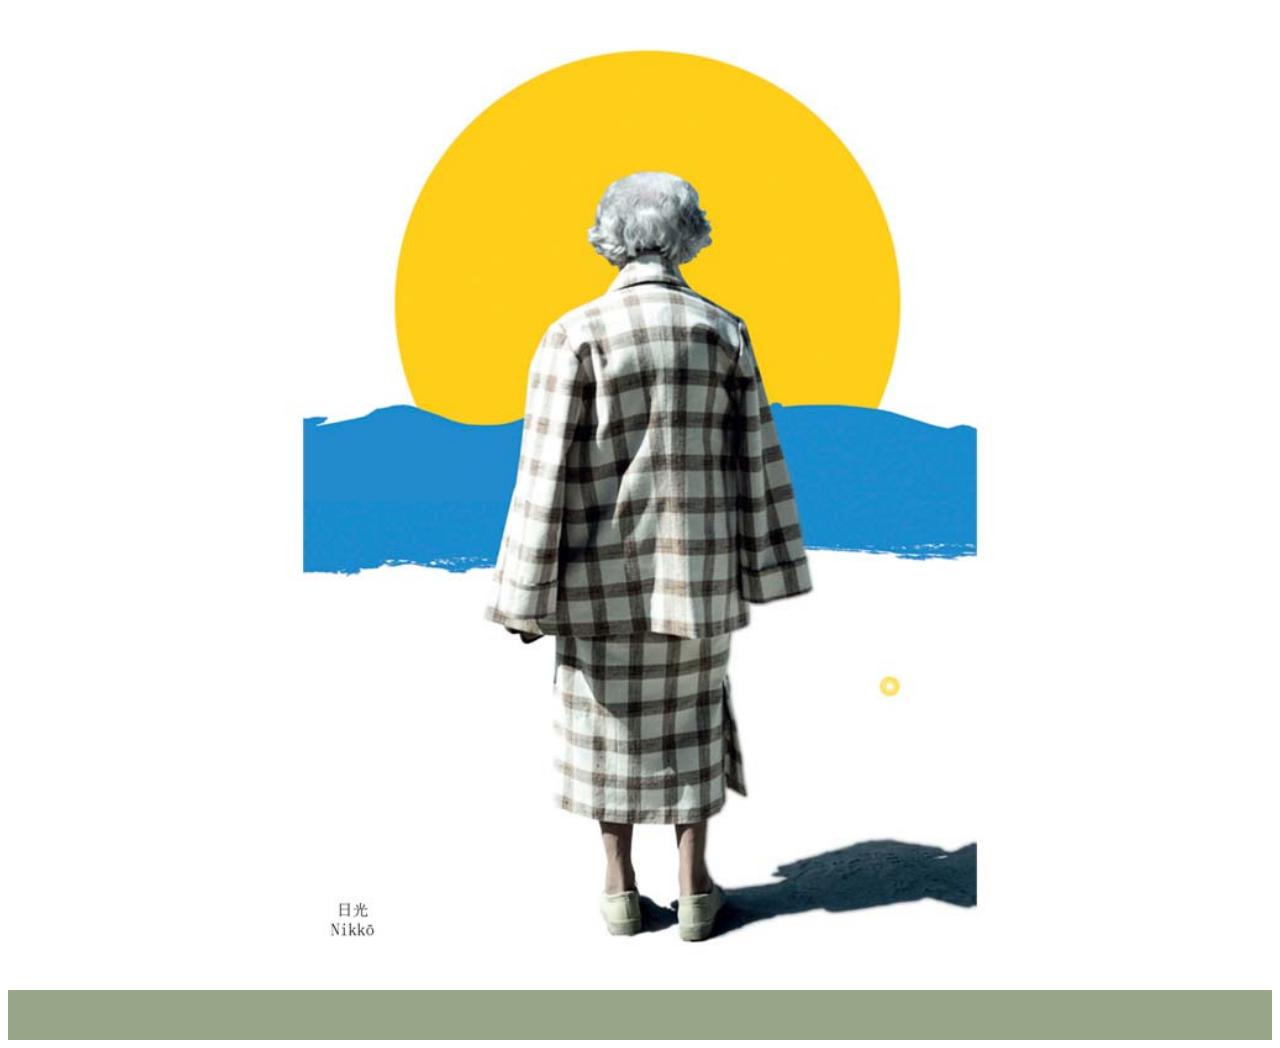
<file: sylwia-nikko-biernacka.html>
<!DOCTYPE html>
<html>
<head>
    <title>Sisters in Arts - Sylwia Nikko Biernacka</title>
    <link rel="stylesheet" href="style.css">
</head>
<body>
    <header>
        <img class="header-photo" src="/images/sisters-in-arts-Sylwia-Nikko-Biernacka_Ingeborga plakat_1024x768_cover.jpg"> 
    </header>
</body>
<footer>

</footer>
</html>
</file>
<file: style.css>
body {
    background-color: white;
    font-family: "Roboto", sans-serif;
    text-align: center;
}

/* ----------------navbar style -------------------- */
.navbar {
    font-family: "Releway", helvetica, Arial, sans-serif;
    width: 100%;
    height: 75px; 
    display: flex;
    background-color: white;
    justify-content: flex-end;
    margin: 0 -150px 0 -150px;
}

ul {
    list-style: none;
}

ul li {
    display: inline-block;
    position: relative;
}

ul li a {
    display: block;
    padding: 20px 25px;
    text-decoration: none;
    text-align: left;
    /* font-size: 20px; */
}

ul li ul.dropdown li {
    display: block;
}

ul li ul.dropdown {
    width: 180%;
    background: whitesmoke;
    position: absolute;
    z-index: 999;
    display: none;
    text-align: left;
    padding-left: 0;
    /* border: solid 1px gray; */
}

/* ul li a:hover {
    background: #736080;
} */

ul li:hover ul.dropdown {
    display: block;
} 

.droplink {
    border-bottom: 1px solid gray;
    font-size: 14px;
    font-weight: 500;
    color: gray;
    padding-top: 12px;
    padding-bottom: 12px;
}

.droplink:visited {
    color: gray;
}

.logo {
    /* display: inline-block; */
    text-align: left;
    vertical-align: top;
    width: 300px;
    /* height: 180px; */
    margin-right: 500px;
    margin-top: 15px;    /* if you want it vertically middle of the navbar. */
}
/* .nav > a {
    display: inline-block;
    vertical-align: center;
    padding: 30px 30px 30px 30px;

    font-family: "Releway", helvetica, Arial, sans-serif;
} */
/* ----------------------------------- -------------------- */



footer {
    background-color: #97a589;
    font-family: sans-serif;
    padding: 30px 0 20px 0;
    margin: 0;
    line-height: 1.8;
}

/* ----------------- linki na stronie ----------------- */
a:link {
    color: black;
    text-decoration: none;
}

a:visited {
    color: black;
    text-decoration: none;
}

a:hover {
    color: #736080;
    /* text-decoration: underline; */
}
/* ----------------- -------------------- ----------------- */

/* ----------------- dropdown menu ----------------- */
.dropbtn {
    background-color: #4CAF50;
    color: white;
    padding: 16px;
    font-size: 16px;
    border: none;
    cursor: pointer;
  }
  
  .dropdown {
    position: relative;
    display: inline-block;
  }
  
  .dropdown-content {
    display: none;
    position: absolute;
    background-color: #f9f9f9;
    min-width: 160px;
    box-shadow: 0px 8px 16px 0px rgba(0,0,0,0.2);
    z-index: 1;
    text-align: left;
    color: #736080;
  }

.dropdown-content a {
    color: black;
    padding: 12px 16px;
    text-decoration: none;
    display: block;
    font-family: "Releway", helvetica, Arial, sans-serif;
  }
  
  .dropdown-content a:hover {background-color: #f1f1f1}
  
  .dropdown:hover .dropdown-content {
    display: block;
  }
  
  .dropdown:hover .dropbtn {
    background-color: #3e8e41;
  }
/* ----------------- ----------------- ----------------- */









hr {
    width: 8%;
    margin-bottom: 30px;
    border: 3px solid #97a589;
    border-radius: 5px;
}

.header-photo {
    width: 100%;
    padding-bottom: 30px;
}

#opis {
    padding: 30px 460px 30px 460px;
    text-align: left;
    line-height: 1.8;
}

.container-pic {
    display: flex;
    /* border: red solid 2px; */
    margin: 0 30% 0 30%;
    flex-direction: column;
}

.cover {
    flex-wrap: wrap;
    align-content: stretch;
    flex: 0 1 auto;
}

.container-text {
    display: flex;
    /* border: white solid 2px; */
    margin: 0 30% 0 30%;
    flex-direction: row;
    margin-bottom: 30px;
    justify-content: space-between;
    padding: 10px 0 10px 0;
}

.item{

}



.container-bio {
    display: flex;
    border: red solid 2px;
    margin: 0 20% 0 20%;
    flex-direction: row;
    padding-bottom: 30px;
}

.bio-pic {
    border-radius: 50%;
    border: red solid 2px;
    width: 230px;
}

.bio {
    text-align: left;
    border: red solid 2px;
    line-height: 1.5;
    padding-left: 20px;
}


/* ---------------- subpage gallery ----------------------- */

.flex-container-gallery {
    display: flex;
    border: red solid 2px;
    /* margin: 0 10% 0 10%; */
    justify-content: center;
    align-content: center;
    max-width: 1000px;
    flex-wrap: wrap;
    margin: auto;
    gap: 10px;
}

.flex-item-gallery {
    width: 300px;
    height: auto;
    justify-items: center;
    padding: 0 px 10px 0 10px;
    align-items: center;
}
</file>
